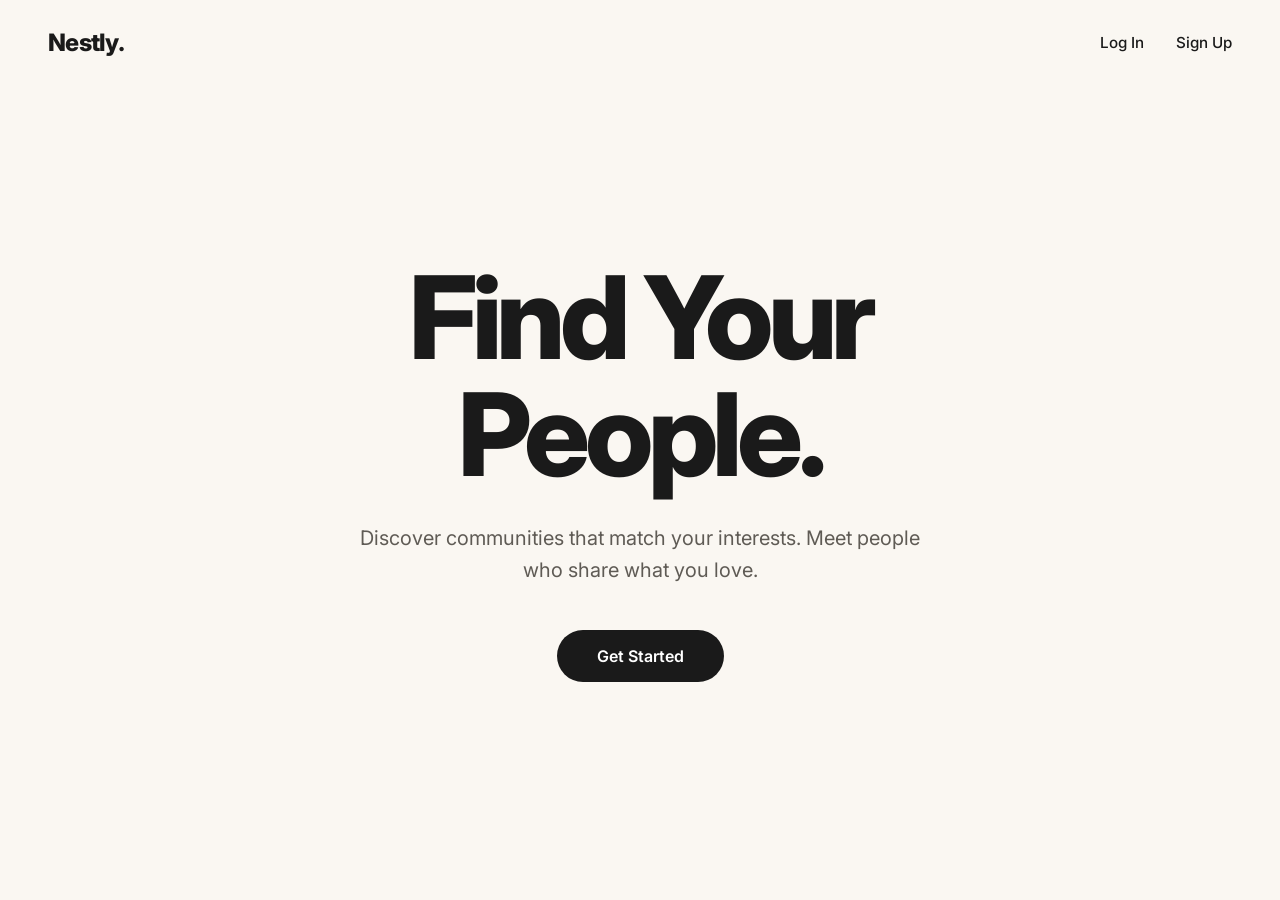
<file: index.html>
<!DOCTYPE html>
<html lang="en">
<head>
  <meta charset="UTF-8" />
  <meta name="viewport" content="width=device-width, initial-scale=1.0" />
  <title>Nestly. | Find Your People</title>
  <link rel="preconnect" href="https://fonts.googleapis.com" />
  <link rel="preconnect" href="https://fonts.gstatic.com" crossorigin />
  <link href="https://fonts.googleapis.com/css2?family=Inter:wght@400;500;600;800&display=swap" rel="stylesheet" />
  <link rel="stylesheet" href="style.css" />
</head>
<body>

  <header class="navbar">
    <a href="index.html" class="logo" data-transition>Nestly.</a>
    <nav class="nav-links">
      <a href="login.html" data-transition>Log In</a>
      <a href="signup.html" data-transition>Sign Up</a>
    </nav>
  </header>

  <main>
    <section class="hero">
      <h1 class="hero-title">Find Your <br>People.</h1>
      <p class="hero-subtitle">
        Discover communities that match your interests.
        Meet people who share what you love.
      </p>
      <button class="btn-primary" id="get-started">Get Started</button>
    </section>
  </main>

  <script src="script.js"></script>
</body>
</html>
</file>
<file: style.css>
/* ---------- Reset & variables ---------- */
*,
*::before,
*::after {
  margin: 0;
  padding: 0;
  box-sizing: border-box;
}

:root {
  --bg: #faf7f2;
  --text: #1a1a1a;
  --muted: #5f5b55;
  --accent: #1a1a1a;
  --accent-text: #ffffff;
  --ease-out: cubic-bezier(0.23, 1, 0.32, 1);
}

html {
  scroll-behavior: smooth;
}

body {
  font-family: "Inter", system-ui, -apple-system, "Segoe UI", sans-serif;
  background: var(--bg);
  color: var(--text);
  -webkit-font-smoothing: antialiased;
}

a {
  color: inherit;
  text-decoration: none;
}

/* ---------- Navbar (tanpa background, teks saja) ---------- */
.navbar {
  position: absolute;
  top: 0;
  left: 0;
  width: 100%;
  display: flex;
  align-items: center;
  justify-content: space-between;
  padding: 28px 48px;
  background: none;
  z-index: 10;
}

.logo {
  font-size: 1.5rem;
  font-weight: 800;
  letter-spacing: -0.03em;
}

.nav-links {
  display: flex;
  align-items: center;
  gap: 32px;
}

.nav-links a {
  font-size: 0.95rem;
  font-weight: 500;
  transition: opacity 150ms var(--ease-out);
}

.nav-links a:hover {
  opacity: 0.55;
}

/* ---------- Hero ---------- */
.hero {
  min-height: 100vh;
  display: flex;
  flex-direction: column;
  align-items: center;
  justify-content: center;
  text-align: center;
  padding: 120px 24px 80px;
}

.hero-title {
  font-size: clamp(3rem, 9vw, 7.5rem);
  font-weight: 800;
  line-height: 1.02;
  letter-spacing: -0.045em;
  margin-bottom: 28px;
}

.hero-subtitle {
  max-width: 560px;
  font-size: clamp(1rem, 1.6vw, 1.25rem);
  line-height: 1.6;
  color: var(--muted);
  margin-bottom: 44px;
}

/* ---------- Button ---------- */
.btn-primary {
  font-family: inherit;
  font-size: 1rem;
  font-weight: 600;
  color: var(--accent-text);
  background: var(--accent);
  border: none;
  border-radius: 999px;
  padding: 16px 40px;
  cursor: pointer;
  transition: transform 150ms var(--ease-out), box-shadow 150ms var(--ease-out);
}

.btn-primary:hover {
  box-shadow: 0 10px 24px rgba(0, 0, 0, 0.18);
}

/* Scale 0.97 saat ditekan */
.btn-primary:active {
  transform: scale(0.97);
}

/* ---------- Entrance animation ---------- */
/* Ease-out untuk entrance, stagger 30ms antar elemen */
@keyframes enter {
  from {
    opacity: 0;
    transform: translateY(16px);
  }
  to {
    opacity: 1;
    transform: translateY(0);
  }
}

.hero-title,
.hero-subtitle,
.btn-primary {
  animation: enter 500ms var(--ease-out) backwards;
}

.hero-subtitle { animation-delay: 30ms; }
.btn-primary   { animation-delay: 60ms; }

/* Hormati pengguna yang mematikan animasi */
@media (prefers-reduced-motion: reduce) {
  *, *::before, *::after {
    animation: none !important;
    transition: none !important;
  }
}

/* ---------- Page exit ---------- */
/* Exit 400ms = 20% lebih singkat dari entrance 500ms */
main {
  transition: opacity 400ms ease-in, transform 400ms ease-in;
}

body.is-leaving main {
  opacity: 0;
  transform: translateY(-8px);
}

/* ---------- Responsive ---------- */
@media (max-width: 600px) {
  .navbar {
    padding: 20px 24px;
  }
  .nav-links {
    gap: 20px;
  }
}
</file>
